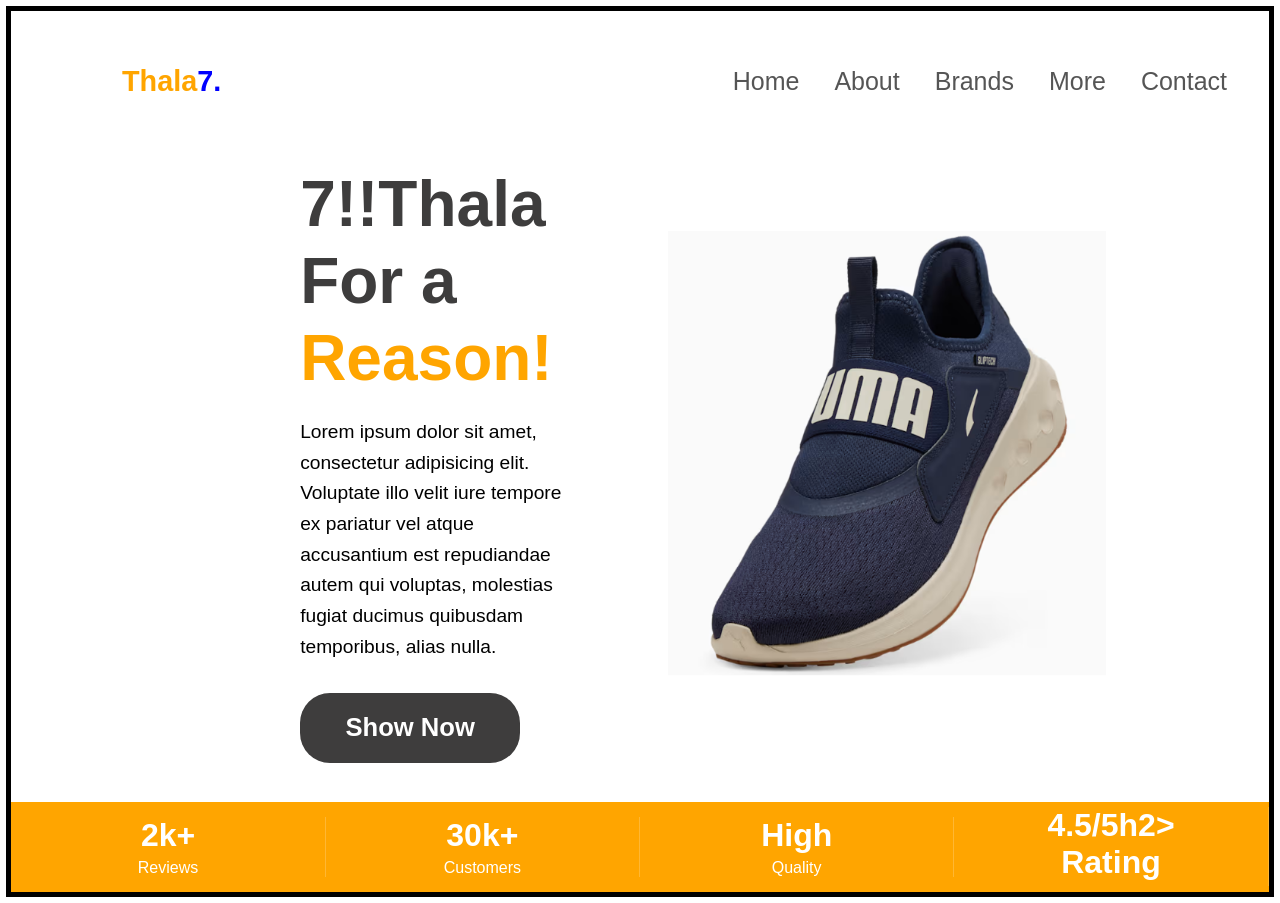
<file: index.html>
<!DOCTYPE html>
<html lang="en">
<head>
    <meta charset="UTF-8">
    <meta name="viewport" content="width=device-width, initial-scale=1.0">
    <title>Sneaker Shoes</title>
    <link rel="stylesheet" href="style.css">
</head>
<body>
    <header class="header">
        <div class="container">
            <nav class="navbar">
                <div class="logo">
                    <h1>Thala<span style="color: blue;">7.</span></h1>
                </div>
                <ul class="nav-links">
                    <li><a href="home.html">Home</a></li>
                    <li><a href="">About</a></li>
                    <li><a href="">Brands</a></li>
                    <li><a href="">More</a></li>
                    <li><a href="">Contact</a></li>
                </ul>
                
                <div class="nav-right">
                <input type="text" placeholder="🔎 Search" class="search">

                <button class="cart">📥 0</button>

                <img src="profile.jpg" class="profile"> 
                </div>
            </nav>
        </div>
    </header>
<main>
<section class="hero">

    <div class="content">

    <h1>7!!Thala For a <span style="color: orange">Reason!</span></h1>

    <p>Lorem ipsum dolor sit amet, consectetur adipisicing elit. Voluptate illo velit iure tempore ex pariatur vel atque accusantium est repudiandae autem qui voluptas, molestias fugiat ducimus quibusdam temporibus, alias nulla.</p>

    <button>Show Now</button>

   </div>

   <div class="image">
   <img src="shoes.jpg" alt="">
   </div>

</section>
</main>

<footer class="stats">
        <div class="stat-box">
            <h2>2k+</h2>
            <p>Reviews</p>
        </div>
        <div class="stat-box">
            <h2>30k+</h2>
            <p>Customers</p>
        </div>
        <div class="stat-box">
            <h2>High</h2>
            <p>Quality</p>
        </div>
        <div class="stat-box">
            <h2>4.5/5h2>
            <p>Rating</p>
        </div>
</footer>
</body>
</html>
</file>
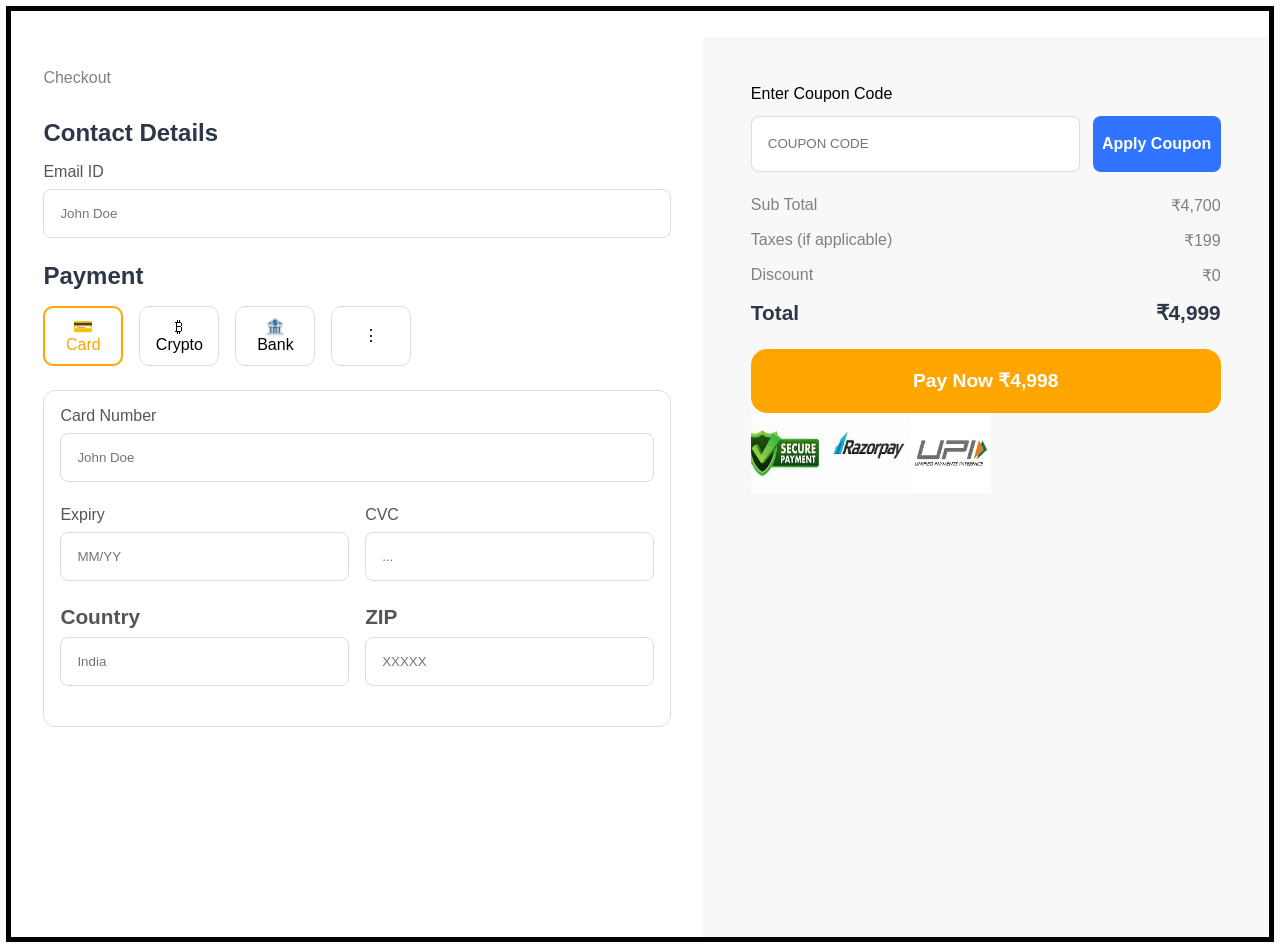
<file: checkout.html>
<!DOCTYPE html>
<html lang="en">
<head>
    <meta charset="UTF-8">
    <meta name="viewport" content="width=device-width, initial-scale=1.0">
    <title>Checkout</title>
    <link rel="stylesheet" href="style.css">
</head>
<body>
    <div class="checkout">
        <div class="left">
            <p>Checkout</p>
            <h2>Contact Details</h2>
            <label for="">Email ID</label>
            <input type="email" placeholder="John Doe">
            <h2>Payment</h2>
            <div class="payment-method">
                <div class="method-active">
                    <span>💳</span>
                    <p>Card</p>
                </div>
                <div class="method">
                    <span>₿</span>
                    <p>Crypto</p>
                </div>
                <div class="method">
                    <span>🏦</span>
                    <p>Bank</p>
                </div>
                <div class="method">
                    <span>⋮</span>
                </div>
                </div>
                <div class="card-form">
                    <label for="">Card Number</label>
                    <input type="text" placeholder="John Doe">
                    <div class="row">
                        <div>
                            <label for="">Expiry</label>
                            <input type="text" placeholder="MM/YY">
                        </div>
                        <div>
                            <label for="">CVC</label>
                            <input type="text" placeholder="...">
                        </div>
                    </div>
                    <div class="row">
                        <div>
                            <label for="">Country</label>
                            <input type="text" placeholder="India">
                        </div>
                        <div>
                            <Label>ZIP</Label>
                            <input type="text" placeholder="XXXXX">
                        </div>
                    </div>
                </div>
        </div>
        <div class="right">
         <div class="coupon">

    <p>Enter Coupon Code</p>

    <input type="text" placeholder="COUPON CODE">

    <button class="apply_btn">Apply Coupon</button>

</div>
    <div class="bill">
        <div class="row">
            <span>Sub Total</span>
            <span>₹4,700</span>
        </div>

        <div class="row">
            <span>Taxes (if applicable)</span>
            <span>₹199</span>
        </div>

        <div class="row">
            <span>Discount</span>
            <span>₹0</span>
        </div>

        <div class="row">
            <span>Total</span>
            <span>₹4,999</span>
        </div>
    </div>

    <button class="pay_btn">Pay Now ₹4,998</a></button>

        <div class="payments">
            <img src="secure.jpg" alt="">
            <img src="razorpay.jpg" alt="">
            <img src="upi.jpg" alt="">
        </div>
    </div>
 </div>
</div>
</div>
</body>
</html>
</file>
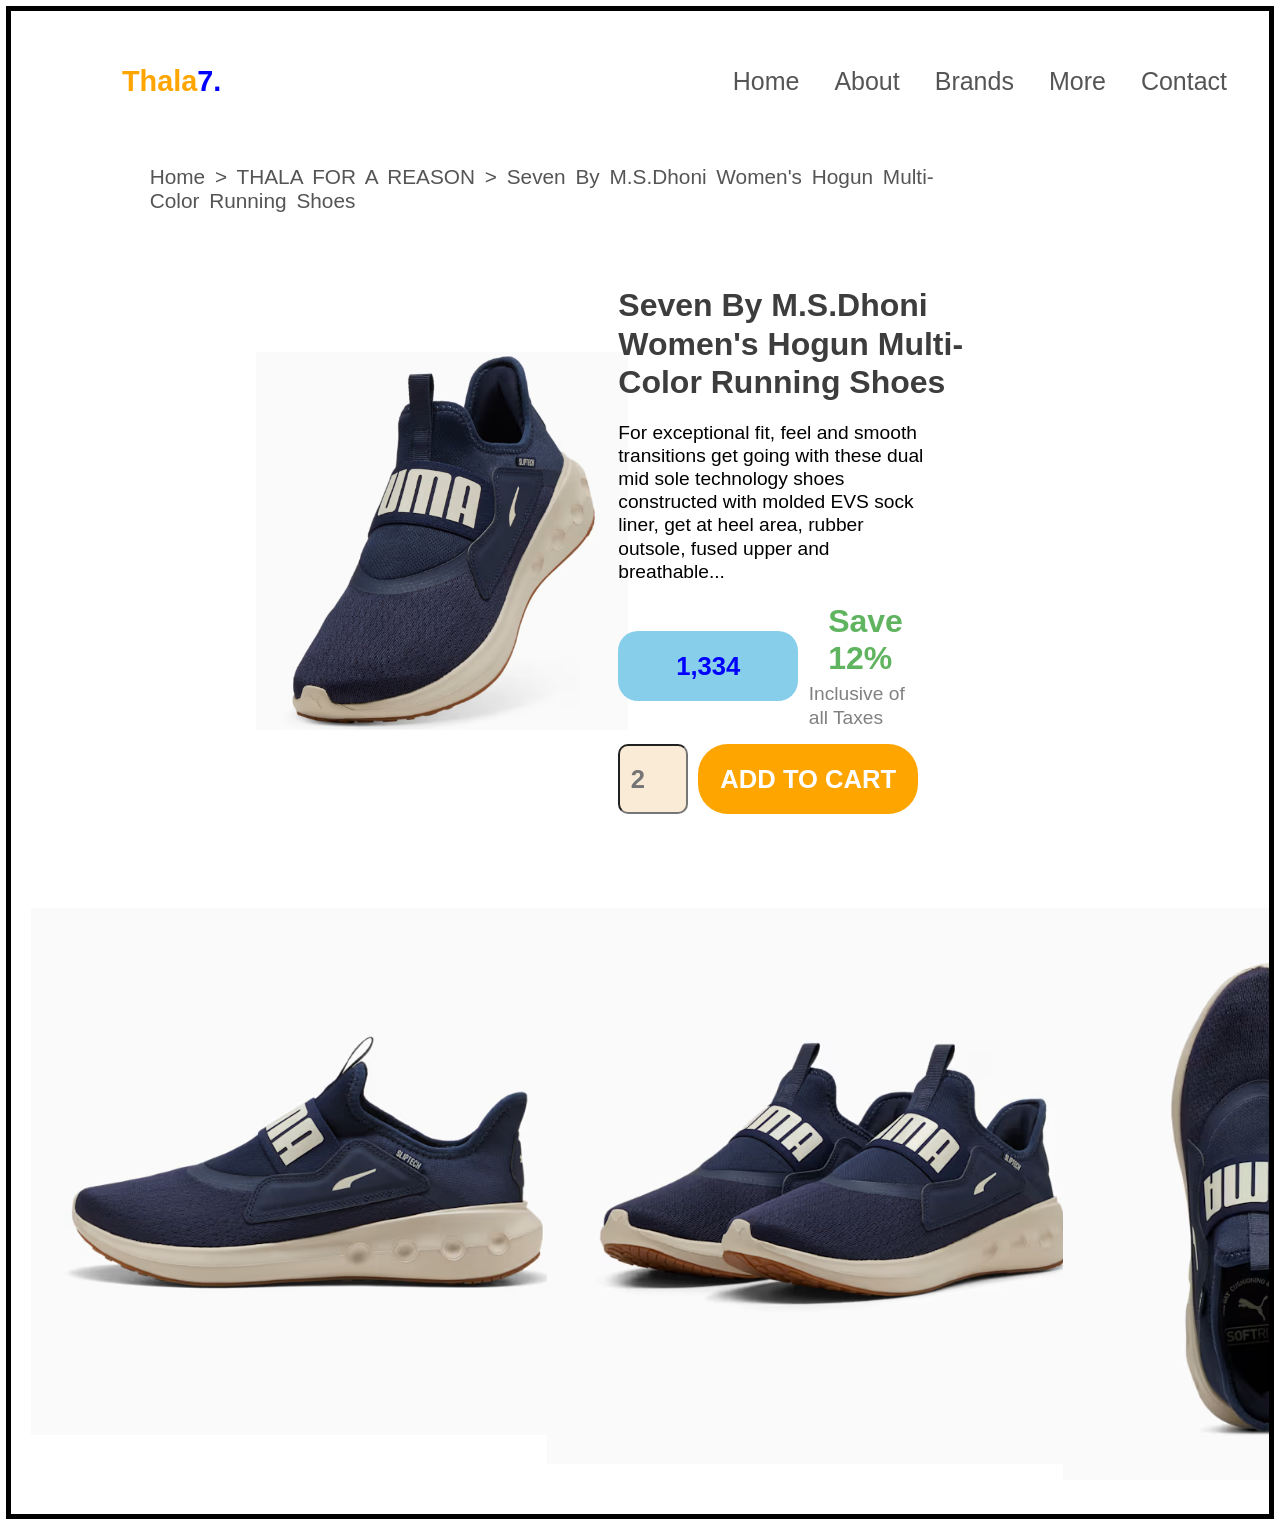
<file: home.html>
<!DOCTYPE html>
<html lang="en">
<head>
    <meta charset="UTF-8">
    <meta name="viewport" content="width=device-width, initial-scale=1.0">
    <title>Home</title>
    <link rel="stylesheet" href="style.css">
</head>
<body>
    <header class="header">
        <div class="container">
            <nav class="navbar">
                <div class="logo">
                    <h1>Thala<span style="color: blue;">7.</span></h1>
                </div>
                <ul class="nav-links">
                    <li><a href="home.html">Home</a></li>
                    <li><a href="">About</a></li>
                    <li><a href="">Brands</a></li>
                    <li><a href="">More</a></li>
                    <li><a href="">Contact</a></li>
                </ul>
                
                <div class="nav-right">
                <input type="text" placeholder="🔎 Search" class="search">

                <button class="cart">📥 0</button>

                <img src="profile.jpg" class="profile"> 
                </div>
            </nav>
        </div>
    </header>
    <div class="a">
        <p>Home > THALA FOR A REASON > Seven By M.S.Dhoni Women's Hogun Multi-Color Running Shoes</p>
    </div>

    <main>
<section class="hero1">

    <div class="image1">
    <img src="shoes.jpg" alt="">
    </div>

    <div class="content1">
    
    <h1>Seven By M.S.Dhoni Women's Hogun Multi-Color Running Shoes</h1>

    <p>For exceptional fit, feel and smooth transitions get going with these dual mid sole technology shoes constructed with molded EVS sock liner, get at heel area, rubber outsole, fused upper and breathable...</p>

     <div class="price">
    <h3>1,334</h3>

    <div class="sale">
    <span>Save 12%</span>
    
        <p>Inclusive of all Taxes</p>
    </div>
     
    </div>

    <div class="quantity">
         <input type="number" placeholder="2">
    
    <div class="btn">
    <button class="addcart">
        <a href="shoppingcart.html">ADD TO CART</a>
    </button>
    </div>
    </div>
</section>
</main>

<footer class="foot">
<div class="foot-img"><img src="shoes1.jpg" alt=""></div>
<div class="foot-img"><img src="shoes2.jpg" alt=""></div>
<div class="foot-img"><img src="shoes3.jpg" alt=""></div>
<div class="foot-img"><img src="shoes4.jpg" alt=""></div>
<div class="foot-img"><img src="shoes5.jpg" alt=""></div>
</footer>
</body>
</html>
</file>
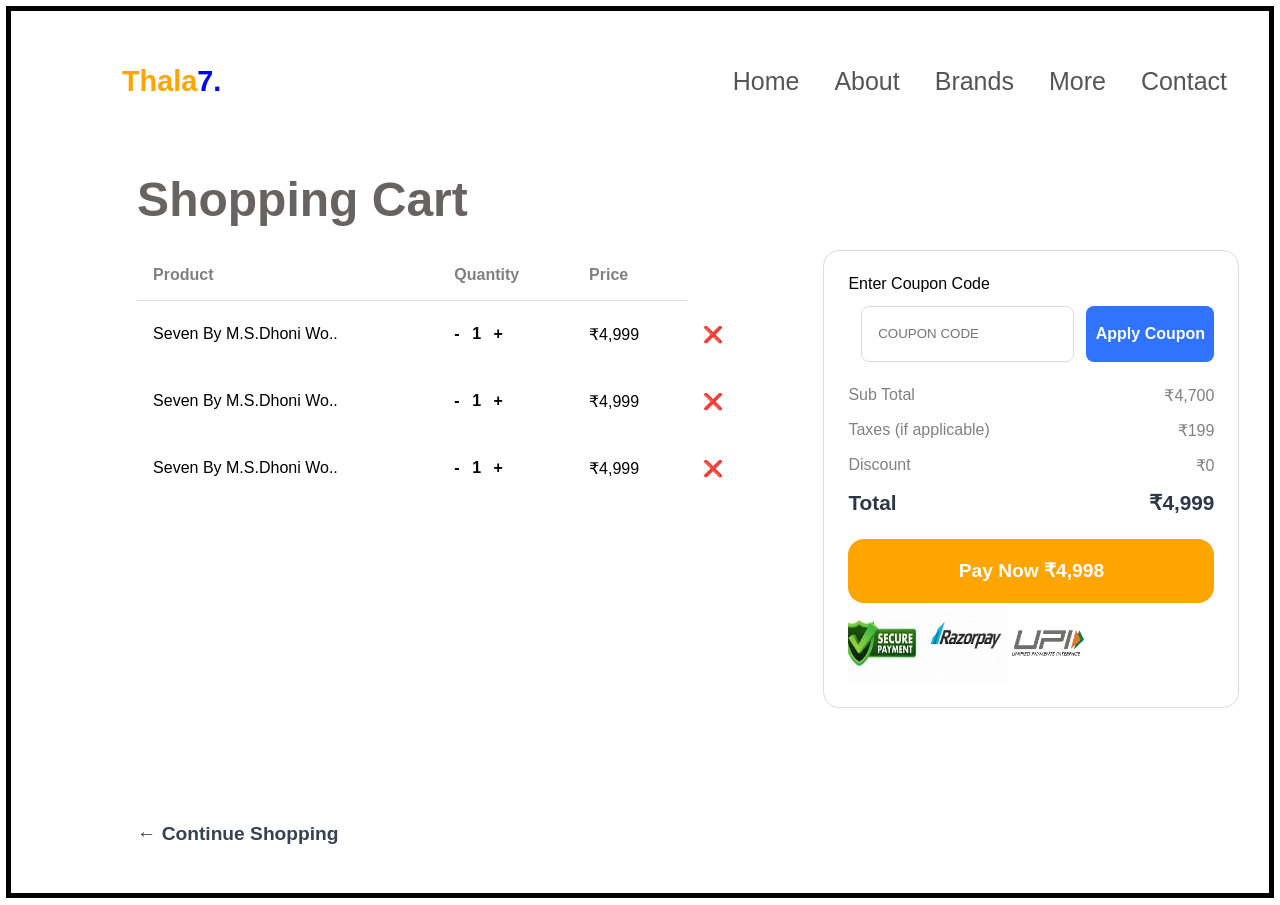
<file: shoppingcart.html>
<!DOCTYPE html>
 <html lang="en">
 <head>
    <meta charset="UTF-8">
    <meta name="viewport" content="width=device-width, initial-scale=1.0">
    <title>Shopping Cart</title>
    <link rel="stylesheet" href="style.css">
 </head>
 <body>
    <header class="header">
        <div class="container">
            <nav class="navbar">
                <div class="logo">
                    <h1>Thala<span style="color: blue;">7.</span></h1>
                </div>
                <ul class="nav-links">
                    <li><a href="home.html">Home</a></li>
                    <li><a href="">About</a></li>
                    <li><a href="">Brands</a></li>
                    <li><a href="">More</a></li>
                    <li><a href="">Contact</a></li>
                </ul>
                
                <div class="nav-right">
                <input type="text" placeholder="🔎 Search" class="search">

                <button class="cart">📥 0</button>

                <img src="profile.jpg" class="profile"> 
                </div>
            </nav>
        </div>
    </header>
     <main>

    <div class="b">
        <h1>Shopping Cart</h1>
    <div class="table">
    <table>
        <th>Product</th>
        <th>Quantity</th>
        <th>Price</th>
        <tr>
            <td>Seven By M.S.Dhoni Wo..</td>
            <td>
                <span>-</span>
                <span>1</span>
                <span>+</span>
            </td>
                <td>₹4,999</td>
        <td>❌</td>
        </tr>

        <tr>
            <td>Seven By M.S.Dhoni Wo..</td>
            <td>
                <span>-</span>
                <span>1</span>
                <span>+</span>
            </td>
                <td>₹4,999</td>
        <td>❌</td>
        </tr>

        <tr>
            <td>Seven By M.S.Dhoni Wo..</td>
            <td>
                <span>-</span>
                <span>1</span>
                <span>+</span>
            </td>
                <td>₹4,999</td>
        <td>❌</td>
        </tr>
    </table>

<div>
    <div class="coupon">

    <p>Enter Coupon Code</p><br>

    <input type="text" placeholder="COUPON CODE">

    <button class="apply_btn">Apply Coupon</button>

</div>
    <div class="bill">
        <div class="row">
            <span>Sub Total</span>
            <span>₹4,700</span>
        </div>

        <div class="row">
            <span>Taxes (if applicable)</span>
            <span>₹199</span>
        </div>

        <div class="row">
            <span>Discount</span>
            <span>₹0</span>
        </div>

        <div class="row">
            <span>Total</span>
            <span>₹4,999</span>
        </div>
    </div>

    <button class="pay_btn"><a href="checkout.html" style="text-decoration: none; color: white;">Pay Now ₹4,998</a></button>

        <div class="payments">
            <img src="secure.jpg" alt="">
            <img src="razorpay.jpg" alt="">
            <img src="upi.jpg" alt="">
        </div>

    </div>

    </div>

</main>

<footer>
    <div class="continue">
         ← Continue Shopping
    </div>
</footer>
 </body>
 </html>
</file>
<file: style.css>
*{
    margin: 0;
    padding: 0;
    box-sizing: border-box;
}

body{
    margin: 0.5%;
    padding-top: 2%; 
    font-family: Arial, Helvetica, sans-serif;
    border: 5px solid black;
    }

.container{
    max-width: 1200px;
    padding: 10px;
    margin-left: 8%;
}

.header{
    background-color: white;
    color: rgb(78, 77, 77);
    }

.navbar{
    display: flex;
    align-items: center;
    height: 70px;
}

.nav-links{
        display: flex;
        gap: 35px;
        list-style: none;
        margin-left: 45%;
}
.nav-links a{
    text-decoration: none;    
    color: #555;
    font-size: 25px;
}

.logo{
    font-size: 1.2rem;
    font-weight: bold;
    color: orange;
    font-family: 'Gill Sans', 'Gill Sans MT', Calibri, 'Trebuchet MS', sans-serif;
}

.nav-right{
    margin-left: 30%;
    display: flex;
    align-items: center;
    gap: 15px;
}

.search{
    width: 150px;
    height: 3rem;
    padding: 8px 12px;
    border: 1px solid #ddd;
    border-radius: 8px;
    font-size: large;
}

.cart{
    margin-top: 0;
    border: 1px solid #ddd;
    border-radius: 8px;
    background-color: white;
    width: 5rem;
    height: 3rem;
    color: black;
}

.profile{
    
    width: 5rem;
    height: 4rem;
    border-radius: 50%;
}

.hero{
    display: flex;
    justify-content: space-evenly;
    align-items: center;
    min-height: 75vh;
    padding: 0 10vw;
    margin-left: 10%;
}

.content{
    width: 38%;
}

.content h1{
    font-size: 4rem;
    line-height: 1.2;
    color: rgb(62, 61, 61);;
}

.content p{
    margin-top: 20px;
    width: 80%;
    font-size: 1.2rem;
    line-height: 1.6;
}

button{
    font-size: 1.6rem;
    margin-top: 30px;
    width: 220px;
    height: 70px;
    border: none;
    border-radius: 30px;
    background-color: rgb(62, 61, 61);
    color: white;
    font-weight: bold;
}

.image{
    width: 50%;
    display: flex;
    justify-content: center;
    position: relative;
}

.image img{
    width: 100%;
    max-width:700px;
}

.stats{
    background-color: orange;
    display: flex;
    justify-content: space-evenly;
    align-items: center;
    height: 90px;
}

.stat-box{
    color:white;
    text-align: center;
    flex: 1;
    border-right: 1px solid rgb(255, 255, 255, 0.2);
}
.stat-box h2{
    margin-bottom: 5px;
    font-size: 2rem;
}
.stat-box{
    font-size: 1rem;
}

.a{
    width: 65%;
    font-size: 1.3rem;
    word-spacing: 4px;
    margin-left: 11%;
    padding-top: 3%;
    color: #555;
}

.hero1{
    display: flex;
    justify-content: space-evenly;
    align-items: center;
    min-height: 75vh;
    padding: 0 10vw;
    margin-left: 10%;
}

.content1{
    width: 80%;
}
.content1 h1{
    width: 70%;
    font-size: 2rem;
    line-height: 1.2;
    color: rgb(62, 61, 61);;
}


.content1 p{
    margin-top: 20px;
    width: 60%;
    font-size: 1.2rem;
    line-height: 1.2;
}

.image1{
    width: 50%;
    display: flex;
    justify-content: center;    
    padding: 6%;
    
}

.image1 img{
    width: 150%;
    max-width:700px;
}

.price{
    margin-top: 4%;
    display: flex;
    align-items: center;
    justify-content: normal;
}
.price h3{
    width: 180px;
    height: 70px;
    background-color: skyblue;
    color: blue;
    font-weight: bold;
    font-size: 1.6rem;
    border-radius: 20px;
    align-items: center;
    justify-content: center;
    display: flex;
}

.sale{
    display: flex;
    flex-direction: column;
    justify-content: normal;
    align-items: center;
    width: 20%;
;
}
.sale span{
    display:flex;
    justify-content :normal;
    align-items: center;  
    font-size: 2rem;  
    color: rgb(96, 180, 96);
    font-weight: 600;
    margin-left: 30px;
}

.sale p{
    margin-top: 5px;
    margin-left: 20%;
    width: 100%;
    color: gray;
}

.quantity{
    margin-top: 3%;
    display: flex;
    gap: 10px;
}

.quantity input{
    width: 70px;
    height: 70px;
    background-color: antiquewhite;
    display: flex;
    justify-content: center;
    align-items: center;
   border-radius: 10px;
   font-size: 1.6rem;
   font-weight: bold; 
   padding: 2%;
}


.btn{
    display: flex;
    justify-content: center;
    align-items: center;
}

.addcart{
    width: 220px;
    height: 70px;
    background-color: orange;
    margin-top: 0%;
}
.addcart a{
    text-decoration: none;
    color: white;
}

.foot{
    margin: 0;
    padding: 0;
    display: flex;
    gap: 1rem;
    column-wrap: wrap;
    overflow: auto;
    white-space: nowrap;
    padding: 10px;
}

.foot-img{
width: 500px;
padding: 10px;
}

.b{
    margin-left: 10%;
    min-height: 67vh;
}
.b h1{
    margin-top: 4%;
    margin-bottom: 2%;
    color: rgb(103, 99, 99);
    font-size: 3rem;
}


.table{
    display: flex;
    gap: 4rem;
    justify-content: flex-start;
    align-items: flex-start;
}

table{
    width:55%;
    border-collapse: collapse;
    text-align: left;
}
th{
    padding: 1rem;
    border-bottom: 1px solid #ddd;
    color: gray;
}
td{
    padding: 1.5rem 1rem;
}

td span{
    margin-right: 0.5rem;
    font-weight: 600;
}

.table > div{
    width: 26rem;
    border: 1px solid #ddd;
    border-radius: 1rem;
    padding: 1.5rem;
}

.coupon{
    display: flex;
    flex-wrap: wrap;
    gap: 0.8rem;
    padding: 0;
}
.coupon p{
    width: 100%;
    margin: 0;
}
.coupon input{
    flex: 1;
    padding: 1rem;
    border: 1px solid #ddd;
    border-radius: 0.5rem;
}
.apply_btn{
    width: 8rem;
    height: 3.5rem;
    margin-top: 0;
    border: none;
    border-radius: 0.5rem;
    background: #2f73ff;
    color: white;
    font-size: 1rem;
}

.bill{
    width:100%;
    margin-top: 1.5rem;
    display: flex;
    flex-direction: column;
    gap: 1rem;
}

.row{
    display: flex;
    justify-content: space-between;
    color: gray;
}

.row:last-child{
    font-size: 1.3rem;
    font-weight: bold;
    color: #2d3748;
}

.pay_btn {
    width: 100%;
    height: 4rem;
    margin-top: 1.5rem;              
    background-color: orange;
    color: white;
    border: none;
    border-radius: 1rem;
    font-size: 1.2rem;
    font-weight: bold;
}

.payments{
    display: flex;
}

.payments img{
    width: 5rem;
    height: auto;
}

.continue{
    margin-top: 3rem;
    margin-left: 10%;
    margin-bottom: 3rem;
    font-size: 1.2rem;
    font-weight: 600;
    color: #374151;
}

.checkout{
    display: flex;
    min-height: 100vh;
}

.left{
    width: 55%;
    padding: 2rem;
}

.left p:first-child{
    color: gray;
    margin-bottom: 2rem;
}

.left h2{
    color: #2d3748;
    margin-bottom: 1rem;
}

.left label{
    display: block;
    margin-bottom: 0.5rem;
    color: #555;
}

.left input{
    width: 100%;
    padding: 1rem;
    border: 1px solid #ddd;
    border-radius: 0.5rem;
    margin-bottom: 1.5rem;
}

.payment-method{
    display: flex;
    gap: 1rem;
    margin-bottom: 1.5rem;
}

.method, .method-active{
    width: 80px;
    height: 60px;
    border: 1px solid #ddd;
    border-radius: 10px;
    display: flex;
    flex-direction: column;
    justify-content: center;
    align-items: center;
}

.method-active{
    border: 2px solid orange;
    color: orange;
}

.card-form{
    border: 1px solid #ddd;
    border-radius: 12px;
    padding: 1rem;
}

.row{
    display: flex;
    justify-content: space-between;
    gap: 1rem;
}

.row div{
    flex: 1;
}

.right{
    width: 45%;
    background: #f8f8f8;
    padding: 3rem ;
}

.right h1{
    margin-bottom: 2rem;
    color: #2d3748;
}
</file>
